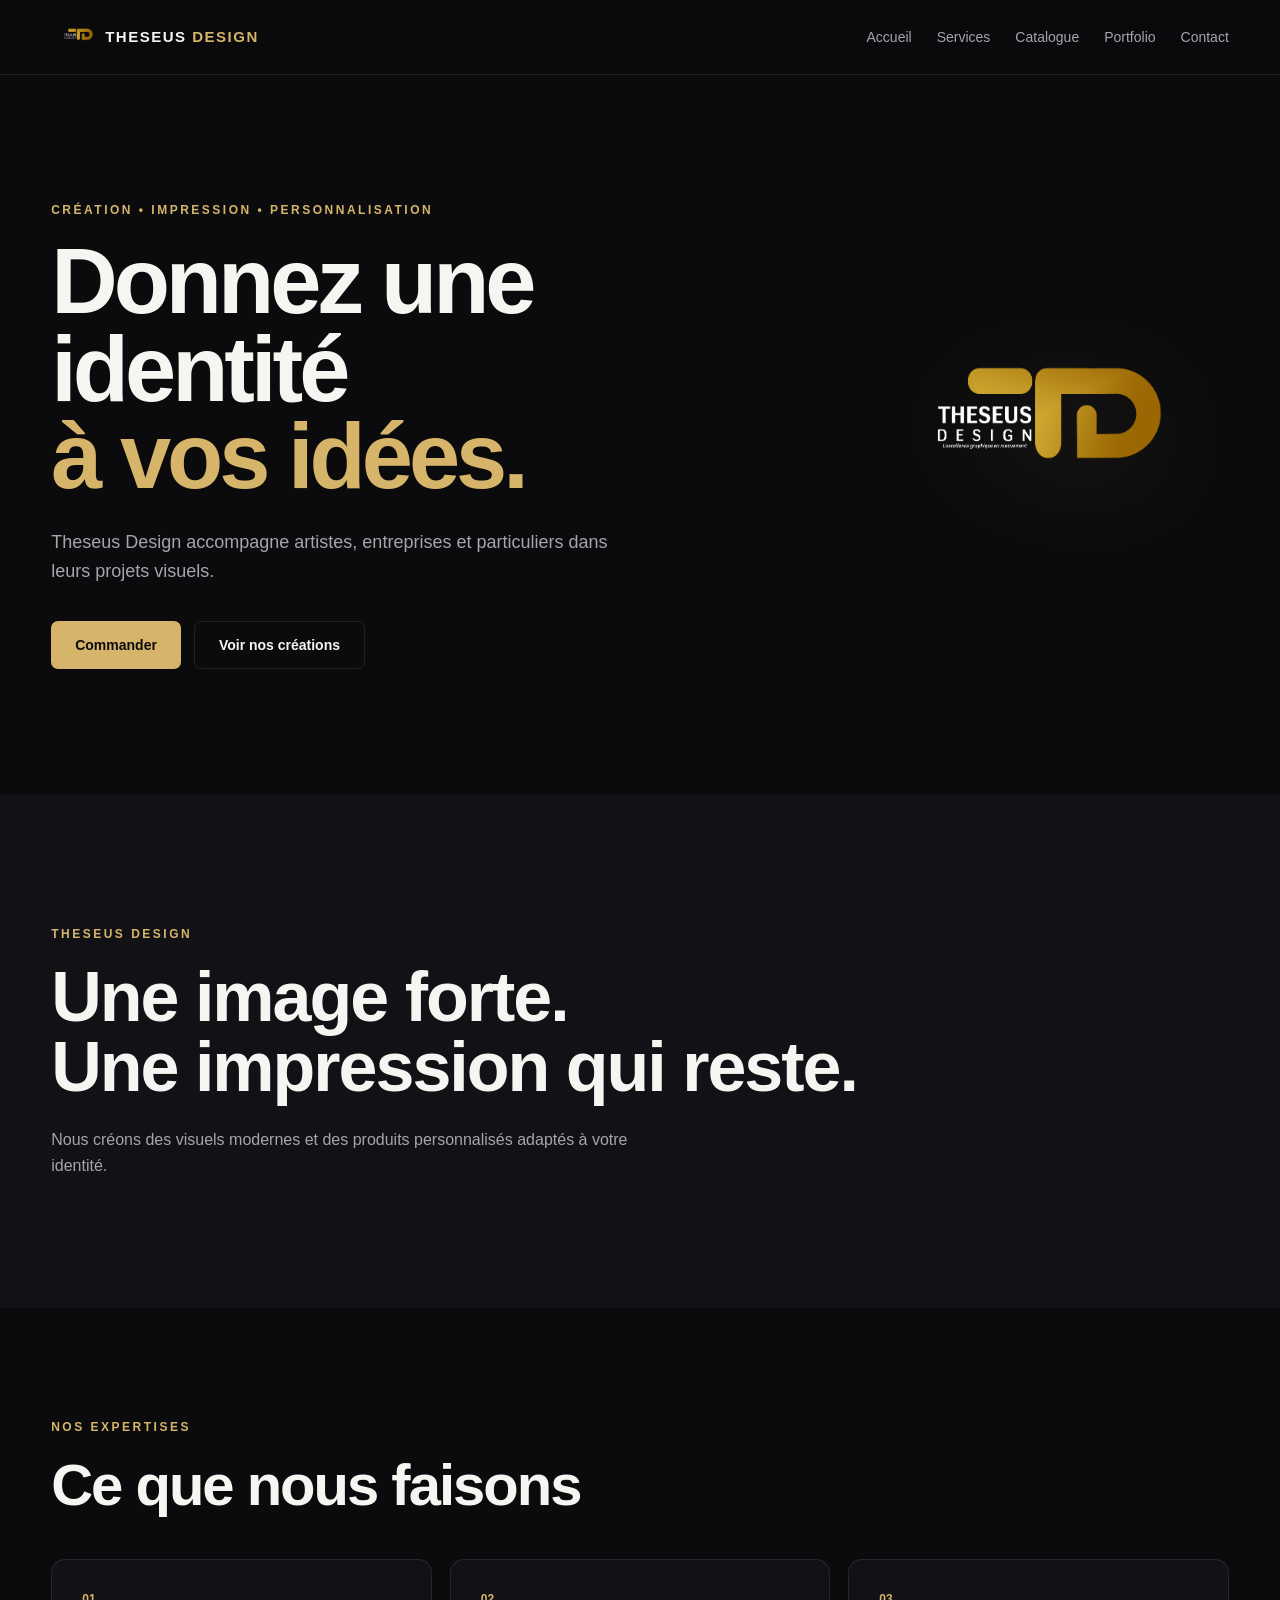
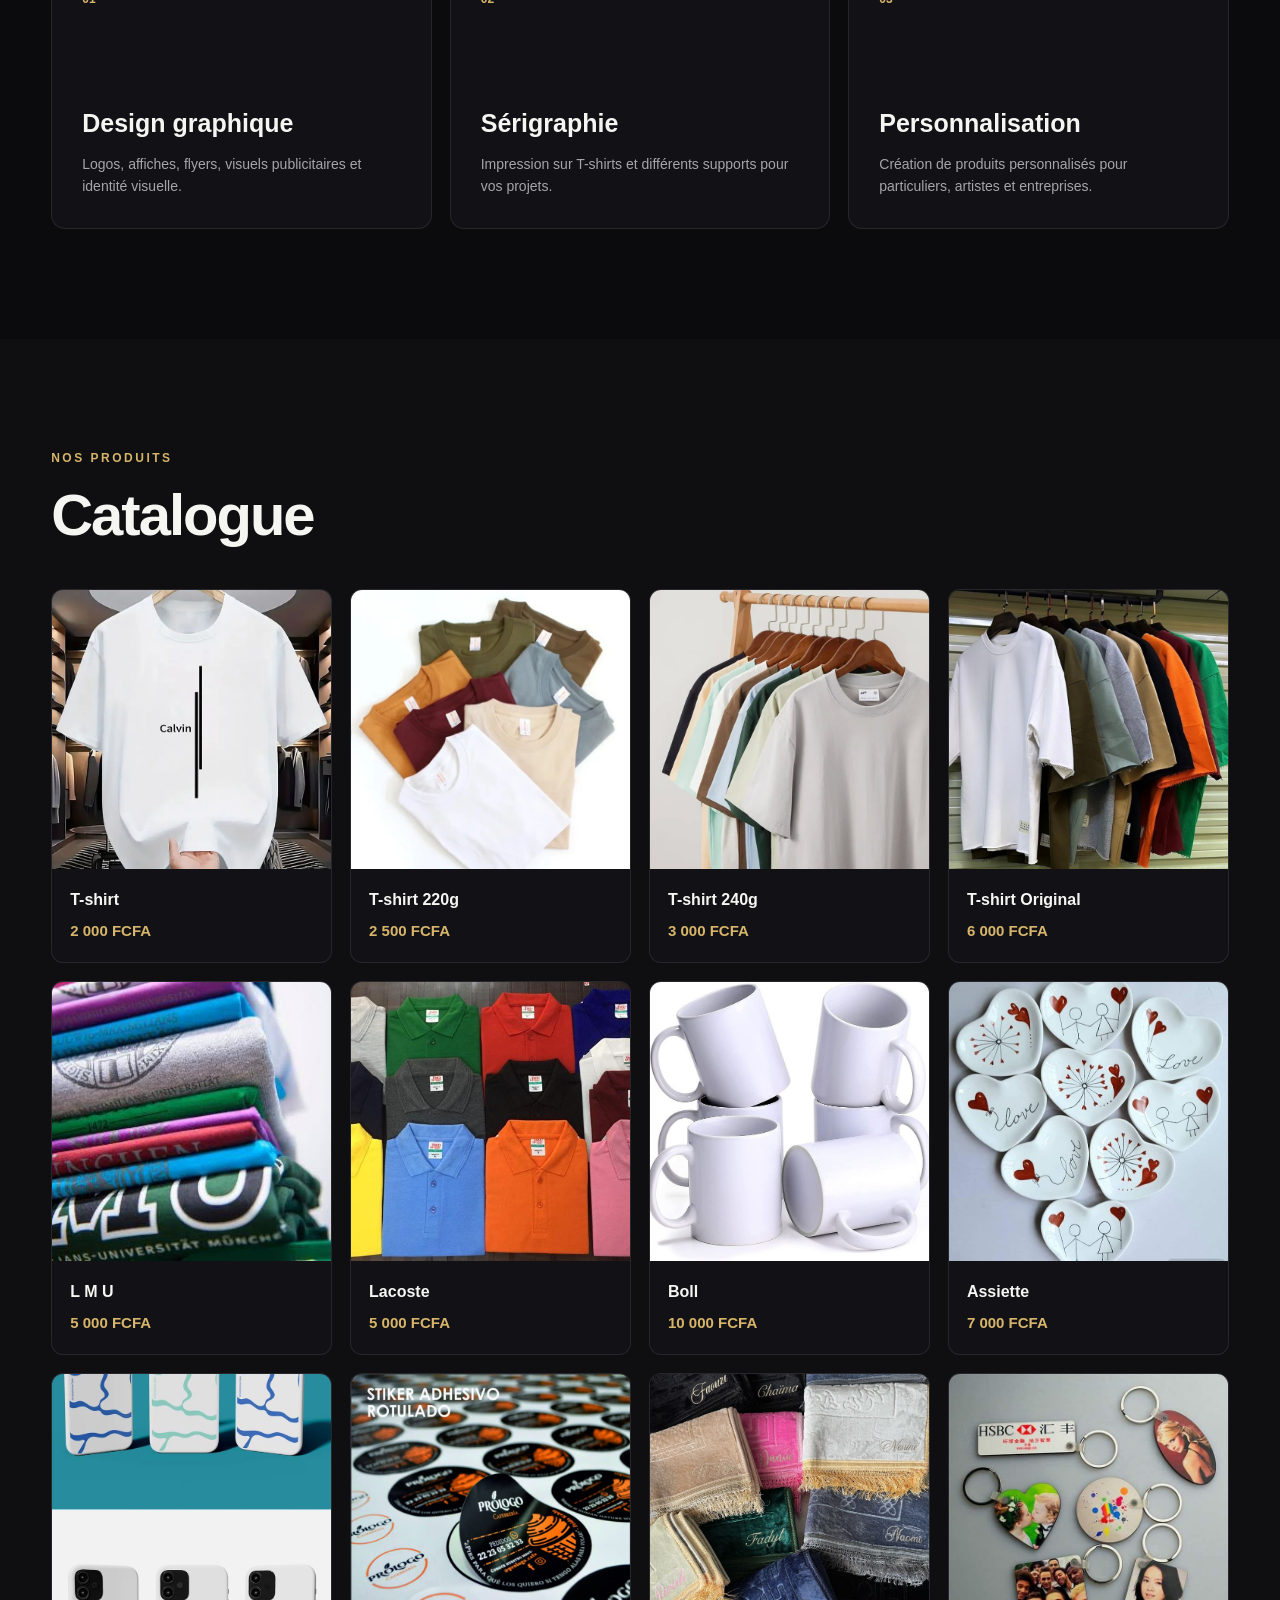
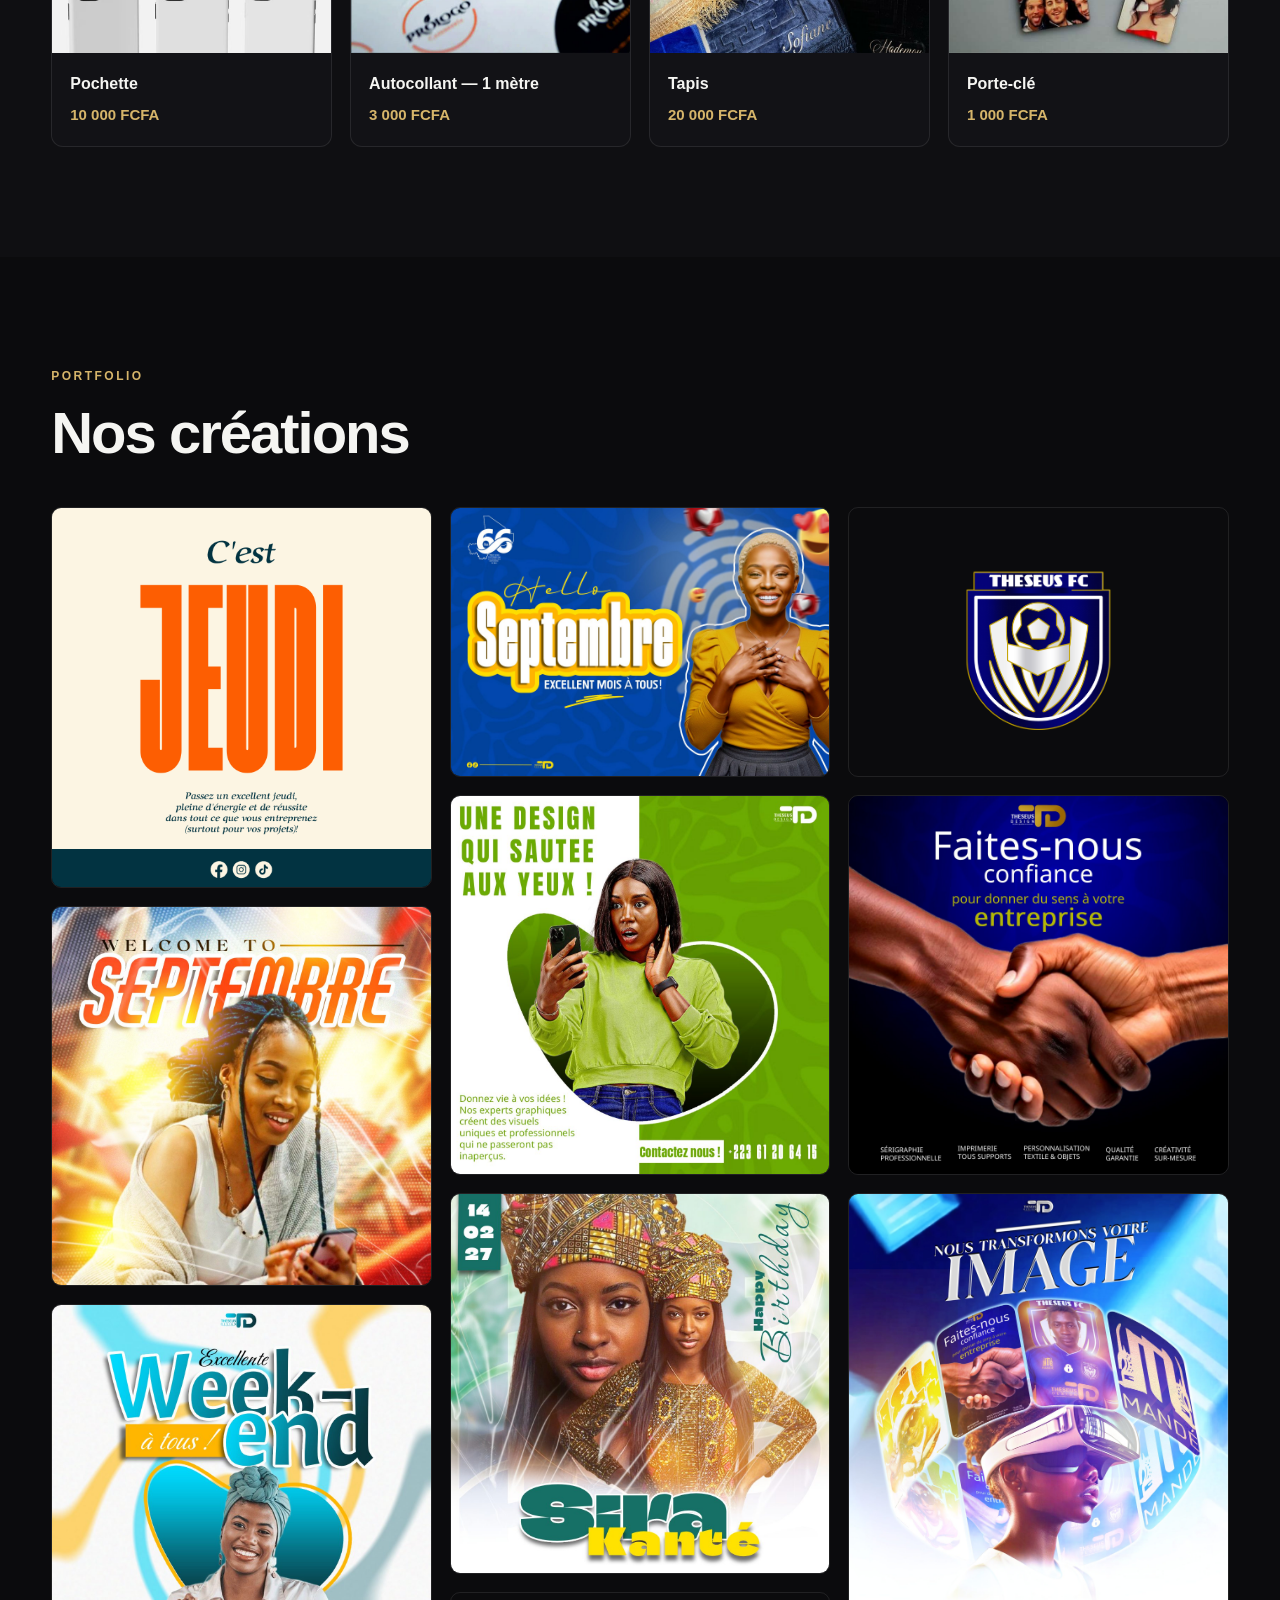
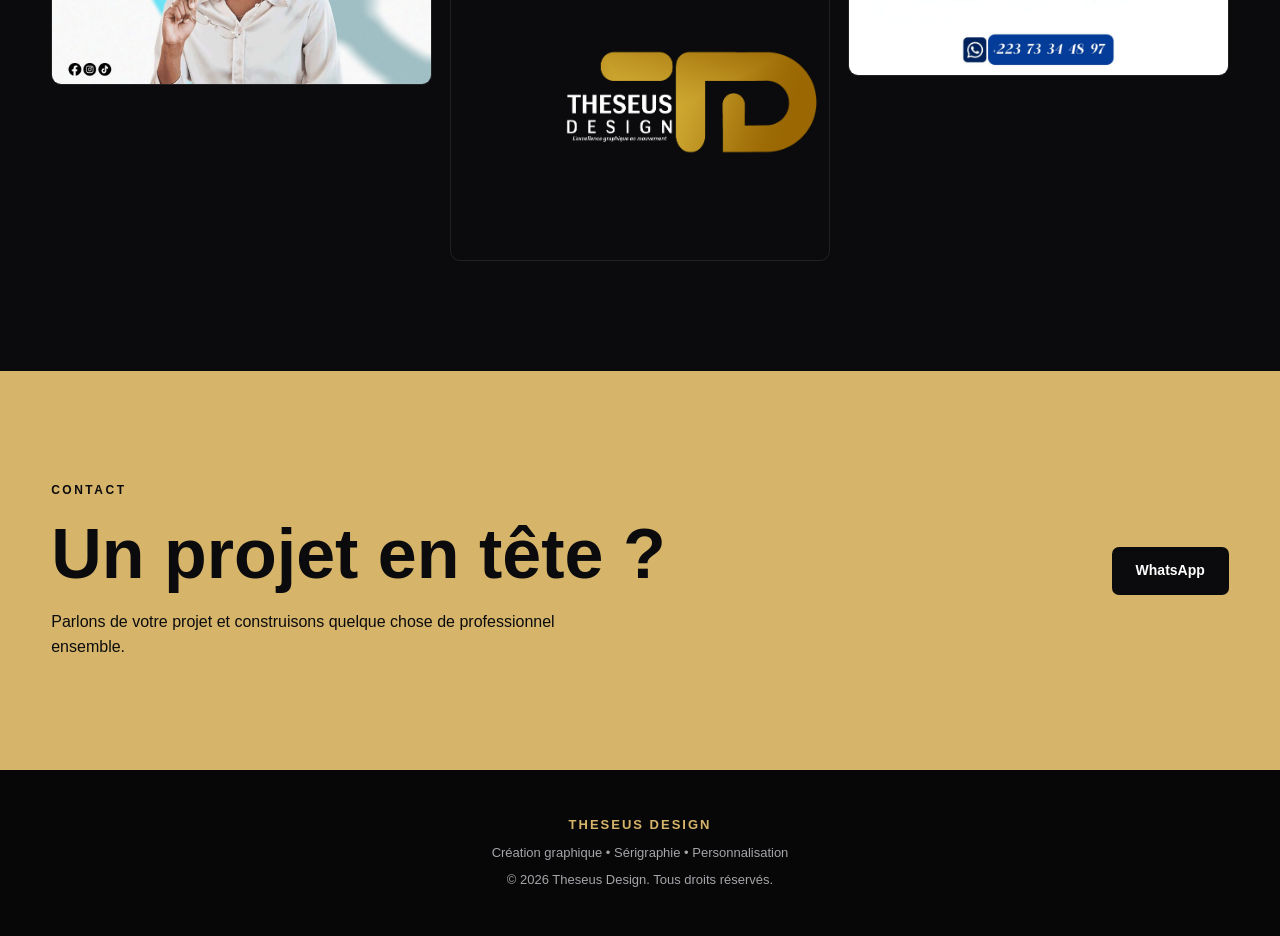
<file: v2/index.html>
<!DOCTYPE html>
<html lang="fr">
<head>
    <meta charset="UTF-8">
    <meta name="viewport" content="width=device-width, initial-scale=1.0">

    <title>Theseus Design — Création & Personnalisation</title>

    <meta name="description" content="Theseus Design — création graphique, impression, sérigraphie et personnalisation.">

    <link rel="icon" type="image/png" href="images/logo.png">
    <link rel="stylesheet" href="css/style.css">
</head>

<body>

<header class="header">
    <div class="nav">

        <a href="#accueil" class="brand">
            <img src="images/logo.png" alt="Theseus Design">
            <span>THESEUS <b>DESIGN</b></span>
        </a>

        <button class="menu-button" id="menuButton" aria-label="Menu">
            ☰
        </button>

        <nav id="menu">
            <a href="#accueil">Accueil</a>
            <a href="#services">Services</a>
            <a href="#catalogue">Catalogue</a>
            <a href="#portfolio">Portfolio</a>
            <a href="#contact">Contact</a>
        </nav>

    </div>
</header>


<main>

<section class="hero" id="accueil">
    <div class="hero-content">

        <p class="eyebrow">CRÉATION • IMPRESSION • PERSONNALISATION</p>

        <h1>
            Donnez une identité
            <span>à vos idées.</span>
        </h1>

        <p class="hero-text">
            Theseus Design accompagne artistes, entreprises
            et particuliers dans leurs projets visuels.
        </p>

        <div class="hero-buttons">
            <a class="btn primary"
               href="https://wa.me/22361206415?text=Bonjour%20Theseus%20Design%2C%20je%20souhaite%20passer%20une%20commande."
               target="_blank">
                Commander
            </a>

            <a class="btn secondary" href="#portfolio">
                Voir nos créations
            </a>
        </div>

    </div>

    <div class="hero-mark">
        <img src="images/logo.png" alt="">
    </div>
</section>


<section class="intro">
    <div class="container">

        <p class="eyebrow">THESEUS DESIGN</p>

        <h2>
            Une image forte.<br>
            Une impression qui reste.
        </h2>

        <p>
            Nous créons des visuels modernes et des produits
            personnalisés adaptés à votre identité.
        </p>

    </div>
</section>


<section class="services" id="services">
    <div class="container">

        <div class="section-heading">
            <p class="eyebrow">NOS EXPERTISES</p>
            <h2>Ce que nous faisons</h2>
        </div>

        <div class="service-grid">

            <article class="service-card">
                <span>01</span>
                <h3>Design graphique</h3>
                <p>
                    Logos, affiches, flyers, visuels publicitaires
                    et identité visuelle.
                </p>
            </article>

            <article class="service-card">
                <span>02</span>
                <h3>Sérigraphie</h3>
                <p>
                    Impression sur T-shirts et différents supports
                    pour vos projets.
                </p>
            </article>

            <article class="service-card">
                <span>03</span>
                <h3>Personnalisation</h3>
                <p>
                    Création de produits personnalisés pour
                    particuliers, artistes et entreprises.
                </p>
            </article>

        </div>

    </div>
</section>


<section class="catalogue" id="catalogue">
    <div class="container">

        <div class="section-heading">
            <p class="eyebrow">NOS PRODUITS</p>
            <h2>Catalogue</h2>
        </div>

        <div class="product-grid">

            <article class="product-card">
                <img src="images/produits/T-shirt.jpg" alt="T-shirt" loading="lazy">
                <div>
                    <h3>T-shirt</h3>
                    <strong>2 000 FCFA</strong>
                </div>
            </article>

            <article class="product-card">
                <img src="images/produits/T-shirt-220g.jpg" alt="T-shirt 220g" loading="lazy">
                <div>
                    <h3>T-shirt 220g</h3>
                    <strong>2 500 FCFA</strong>
                </div>
            </article>

            <article class="product-card">
                <img src="images/produits/T-shirt-240g.jpg" alt="T-shirt 240g" loading="lazy">
                <div>
                    <h3>T-shirt 240g</h3>
                    <strong>3 000 FCFA</strong>
                </div>
            </article>

            <article class="product-card">
                <img src="images/produits/T-shirt-Original.jpg" alt="T-shirt Original" loading="lazy">
                <div>
                    <h3>T-shirt Original</h3>
                    <strong>6 000 FCFA</strong>
                </div>
            </article>

            <article class="product-card">
                <img src="images/produits/LMU.jpeg" alt="L M U" loading="lazy">
                <div>
                    <h3>L M U</h3>
                    <strong>5 000 FCFA</strong>
                </div>
            </article>

            <article class="product-card">
                <img src="images/produits/Lacoste.jpg" alt="Lacoste" loading="lazy">
                <div>
                    <h3>Lacoste</h3>
                    <strong>5 000 FCFA</strong>
                </div>
            </article>

            <article class="product-card">
                <img src="images/produits/Boll.jpg" alt="Boll" loading="lazy">
                <div>
                    <h3>Boll</h3>
                    <strong>10 000 FCFA</strong>
                </div>
            </article>

            <article class="product-card">
                <img src="images/produits/Assiette.jpg" alt="Assiette" loading="lazy">
                <div>
                    <h3>Assiette</h3>
                    <strong>7 000 FCFA</strong>
                </div>
            </article>

            <article class="product-card">
                <img src="images/produits/Pochette.jpg" alt="Pochette" loading="lazy">
                <div>
                    <h3>Pochette</h3>
                    <strong>10 000 FCFA</strong>
                </div>
            </article>

            <article class="product-card">
                <img src="images/produits/Autocollant.jpg" alt="Autocollant" loading="lazy">
                <div>
                    <h3>Autocollant — 1 mètre</h3>
                    <strong>3 000 FCFA</strong>
                </div>
            </article>

            <article class="product-card">
                <img src="images/produits/Tapis.jpg" alt="Tapis" loading="lazy">
                <div>
                    <h3>Tapis</h3>
                    <strong>20 000 FCFA</strong>
                </div>
            </article>

            <article class="product-card">
                <img src="images/produits/Porte-cle.jpg" alt="Porte-clé" loading="lazy">
                <div>
                    <h3>Porte-clé</h3>
                    <strong>1 000 FCFA</strong>
                </div>
            </article>

        </div>

    </div>
</section>


<section class="portfolio" id="portfolio">
    <div class="container">

        <div class="section-heading">
            <p class="eyebrow">PORTFOLIO</p>
            <h2>Nos créations</h2>
        </div>

        <div class="portfolio-grid">

            <img src="images/portfolio/Jeudi.png"
                 alt="Création graphique Theseus Design"
                 loading="lazy">

            <img src="images/portfolio/Nouveau-mois.jpg"
                 alt="Création graphique Theseus Design"
                 loading="lazy">

            <img src="images/portfolio/Projet-1.jpg"
                 alt="Projet graphique Theseus Design"
                 loading="lazy">

            <img src="images/portfolio/Projet-2.jpg"
                 alt="Projet graphique Theseus Design"
                 loading="lazy">

            <img src="images/portfolio/Promotionnel.jpg"
                 alt="Création promotionnelle"
                 loading="lazy">

            <img src="images/portfolio/Sira-HBD.jpg"
                 alt="Création anniversaire"
                 loading="lazy">

            <img src="images/portfolio/TD.png"
                 alt="Projet TD"
                 loading="lazy">

            <img src="images/portfolio/TFC.svg"
                 alt="Theseus FC"
                 loading="lazy">

            <img src="images/portfolio/Faites-nous-confiance.jpg"
                 alt="Faites-nous confiance"
                 loading="lazy">

            <img src="images/portfolio/Votre-image.jpg"
                 alt="Votre image"
                 loading="lazy">

        </div>

    </div>
</section>


<section class="contact" id="contact">
    <div class="container contact-box">

        <div>
            <p class="eyebrow">CONTACT</p>
            <h2>Un projet en tête ?</h2>
            <p>
                Parlons de votre projet et construisons quelque chose
                de professionnel ensemble.
            </p>
        </div>

        <a class="btn primary"
           href="https://wa.me/22361206415?text=Bonjour%20Theseus%20Design%2C%20je%20souhaite%20avoir%20des%20informations."
           target="_blank">
            WhatsApp
        </a>

    </div>
</section>

</main>


<footer>
    <strong>THESEUS DESIGN</strong>
    <p>Création graphique • Sérigraphie • Personnalisation</p>
    <p>© 2026 Theseus Design. Tous droits réservés.</p>
</footer>


<script src="js/app.js"></script>

</body>
</html>
</file>
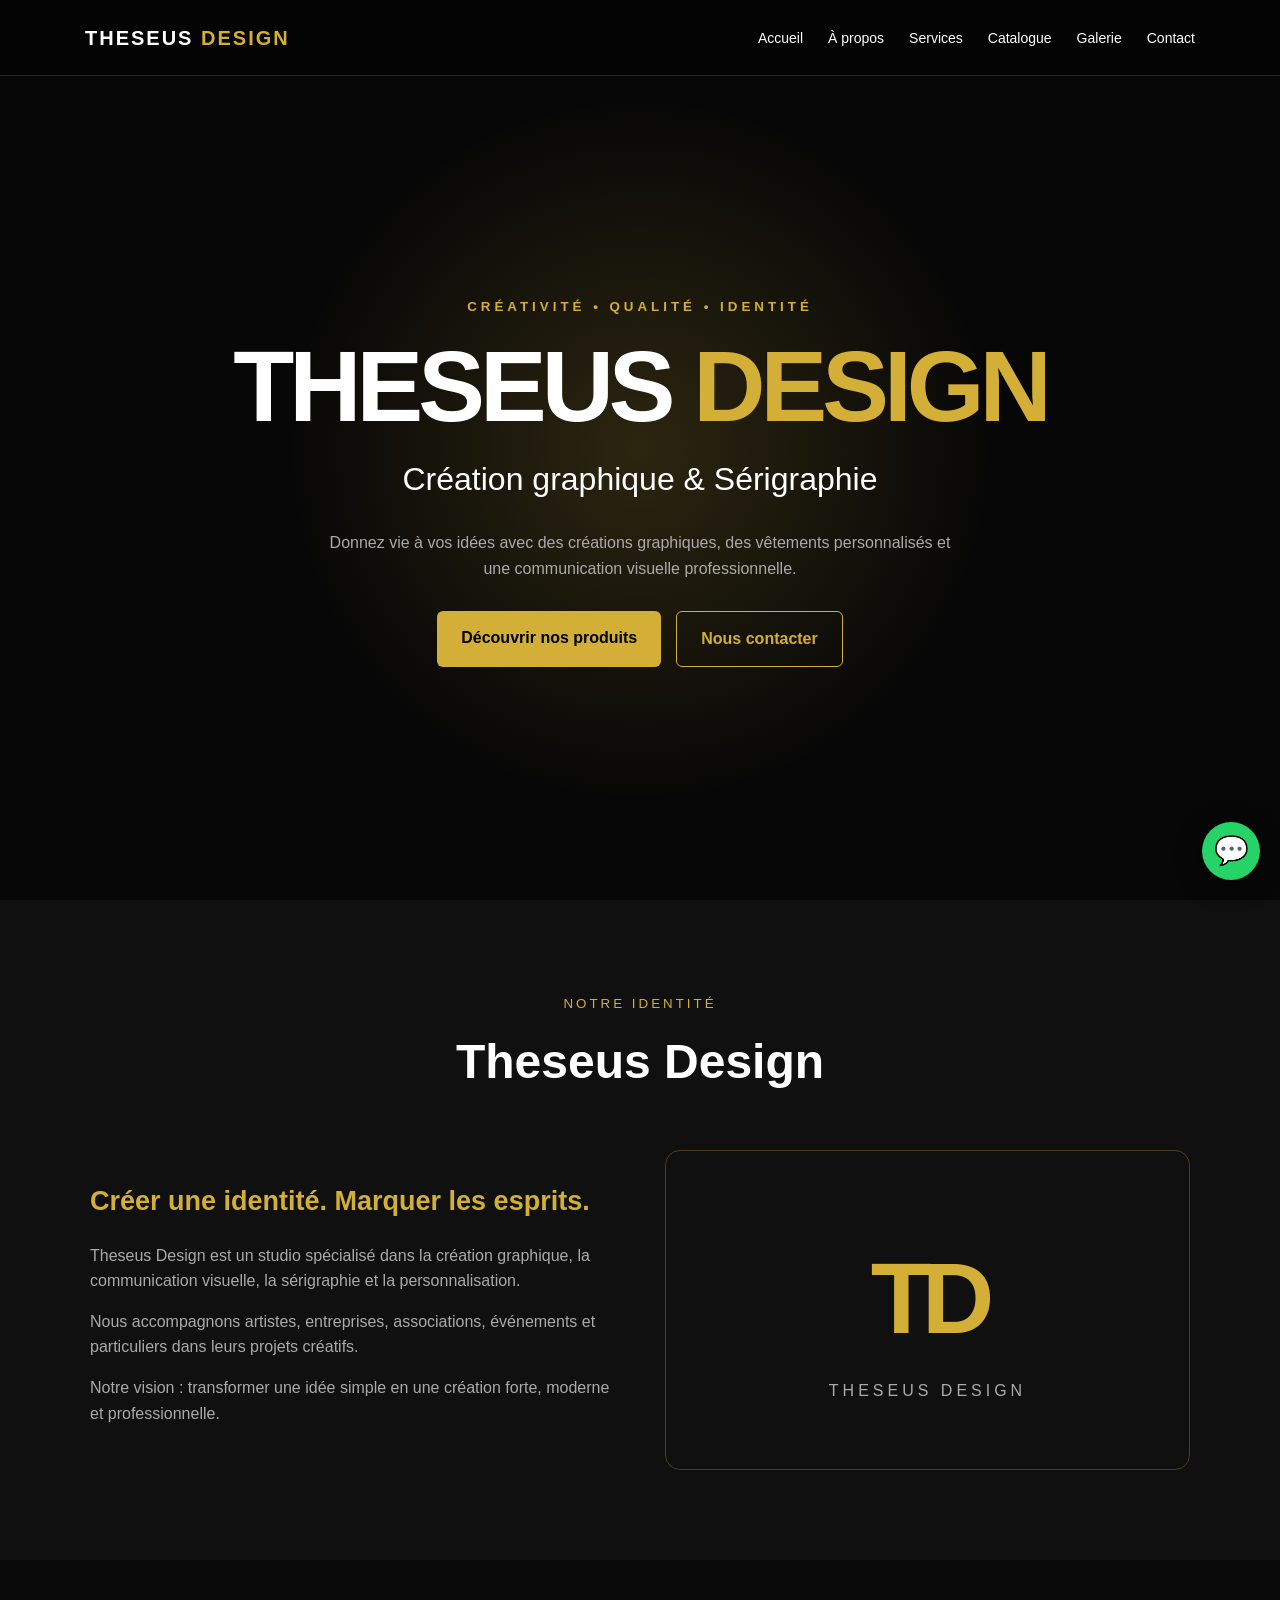
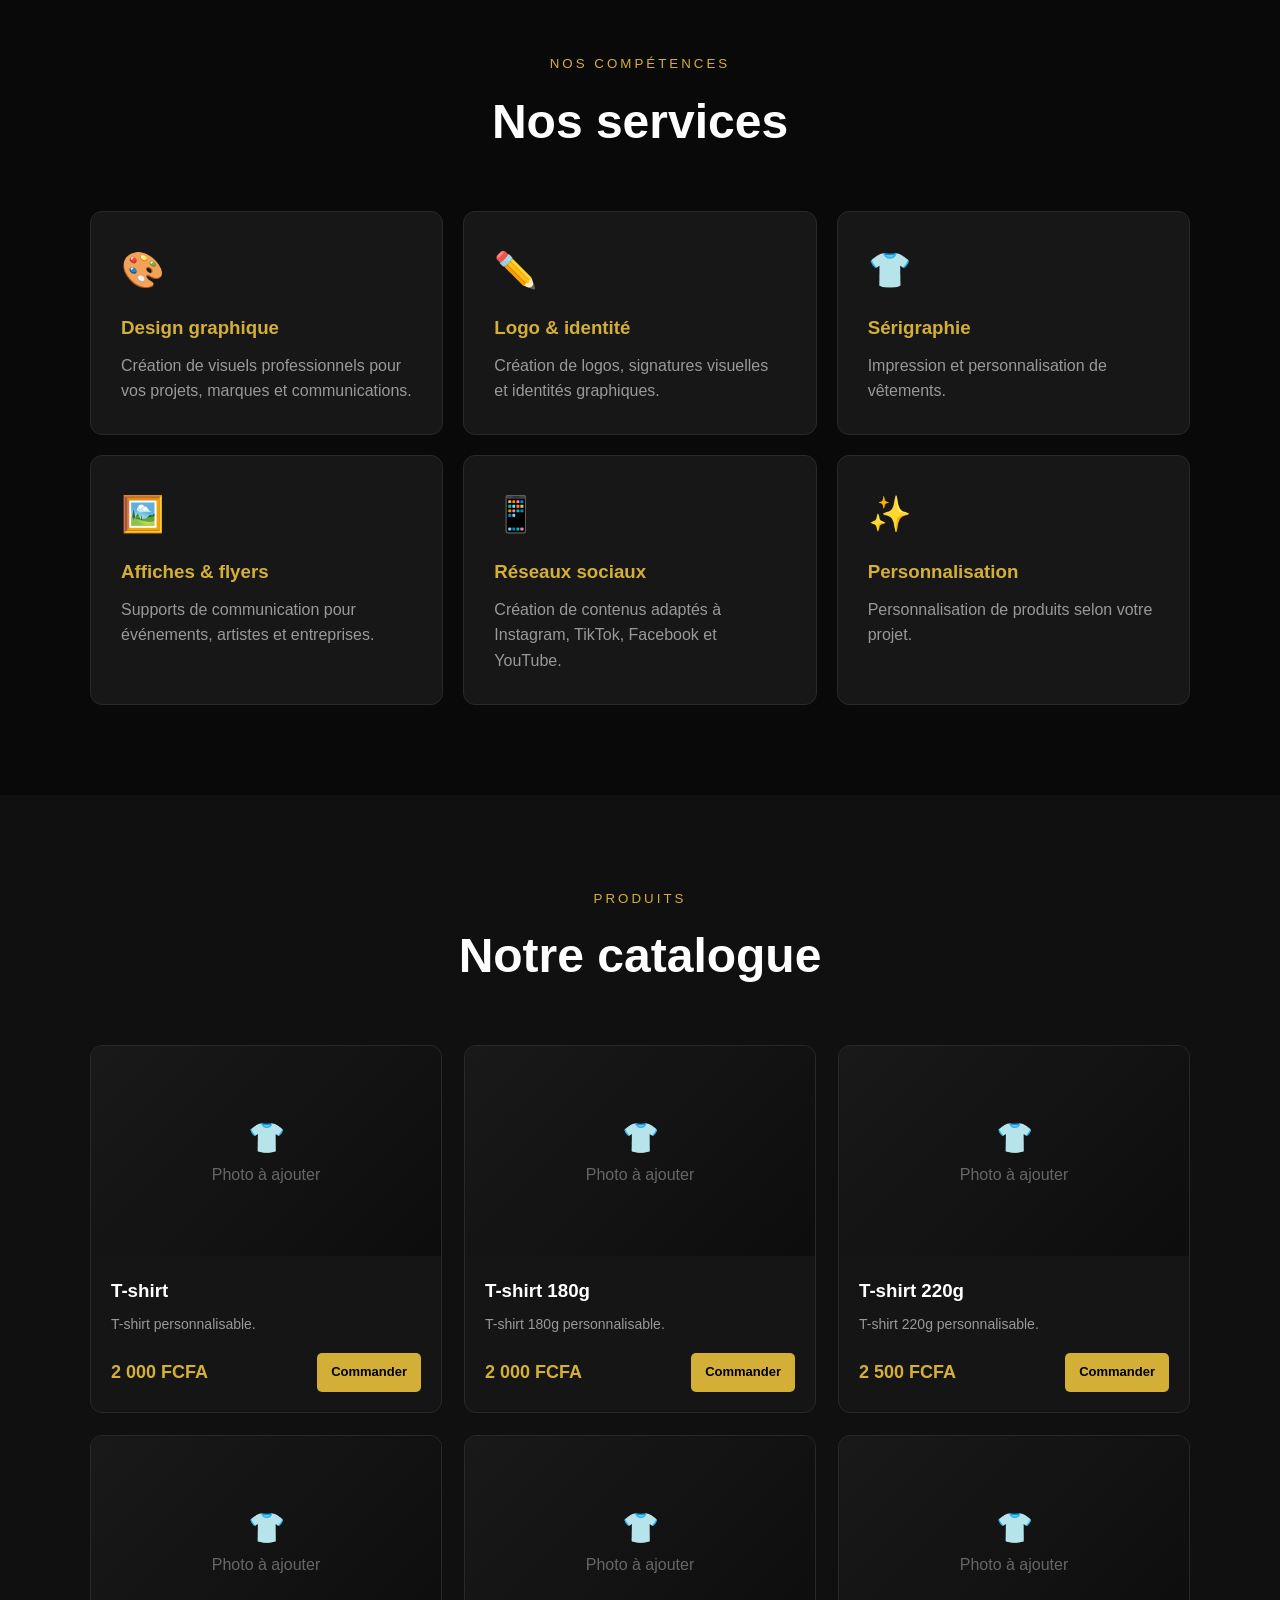
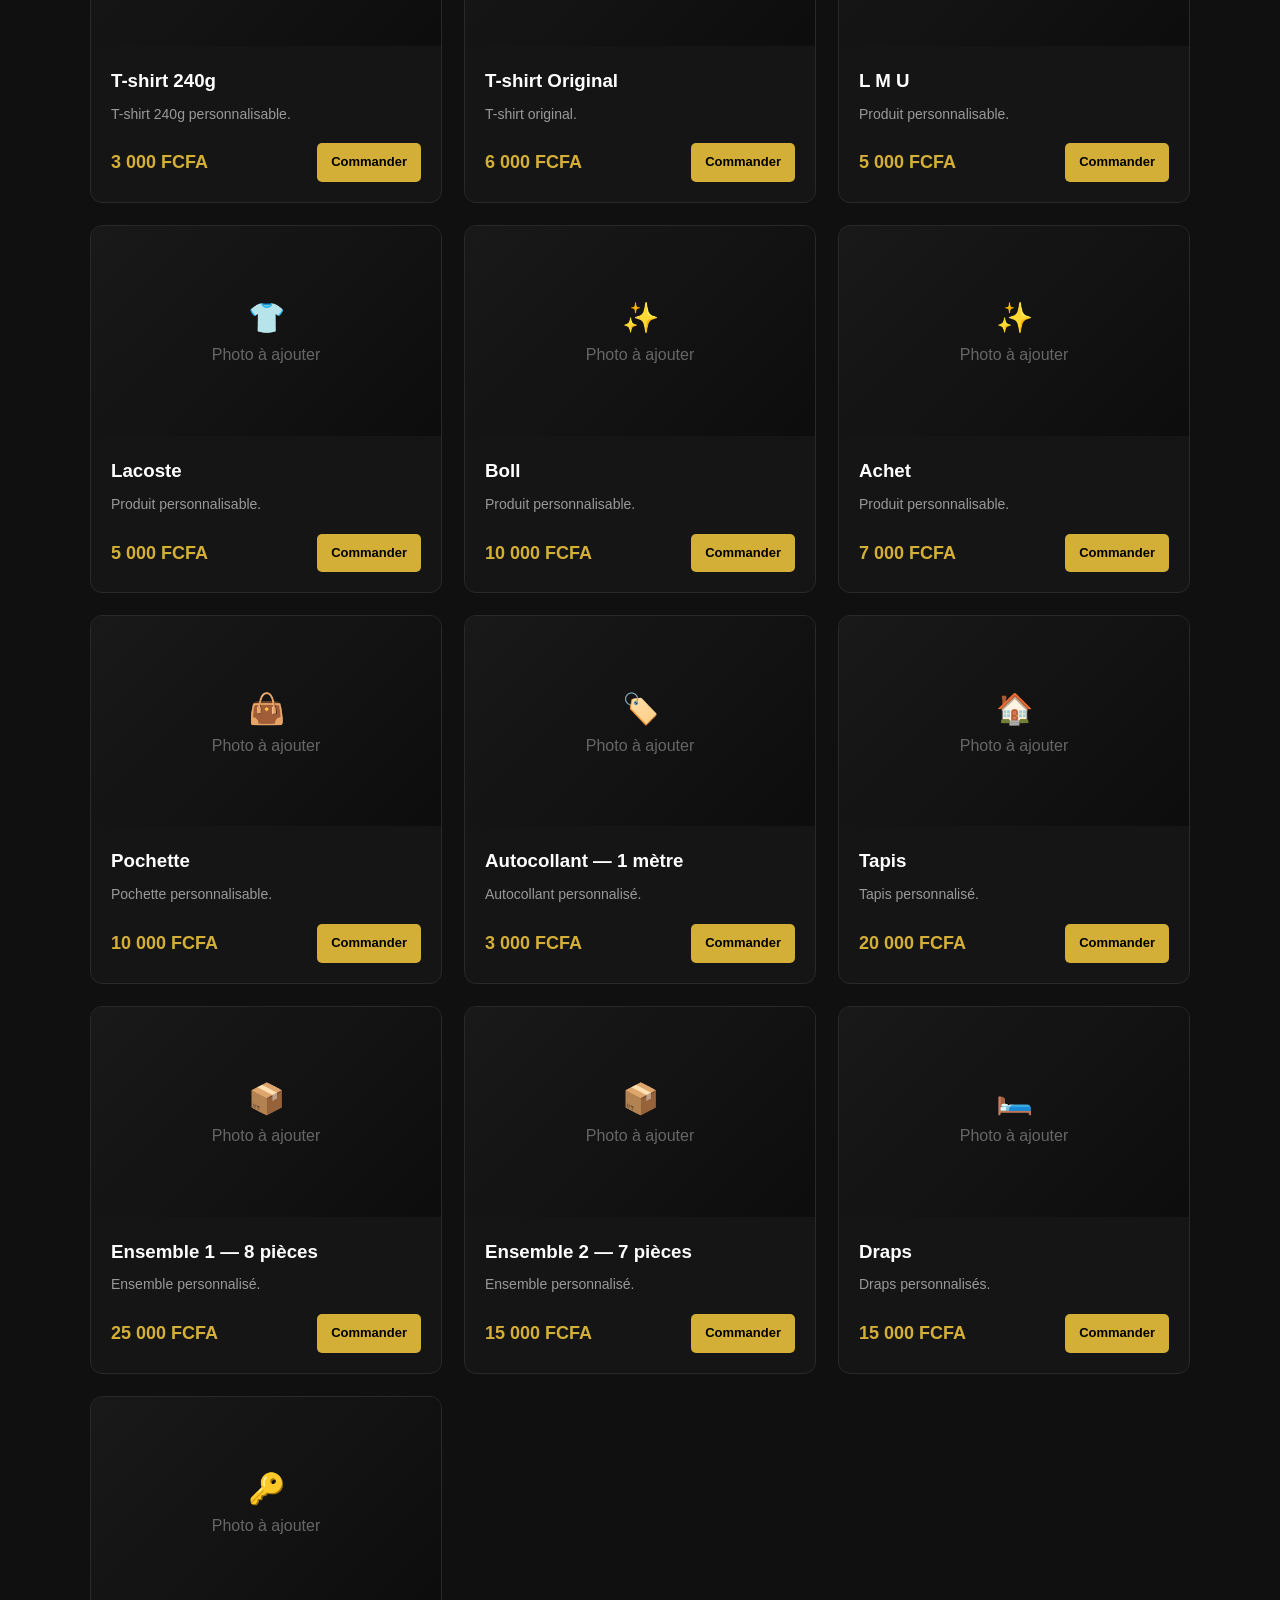
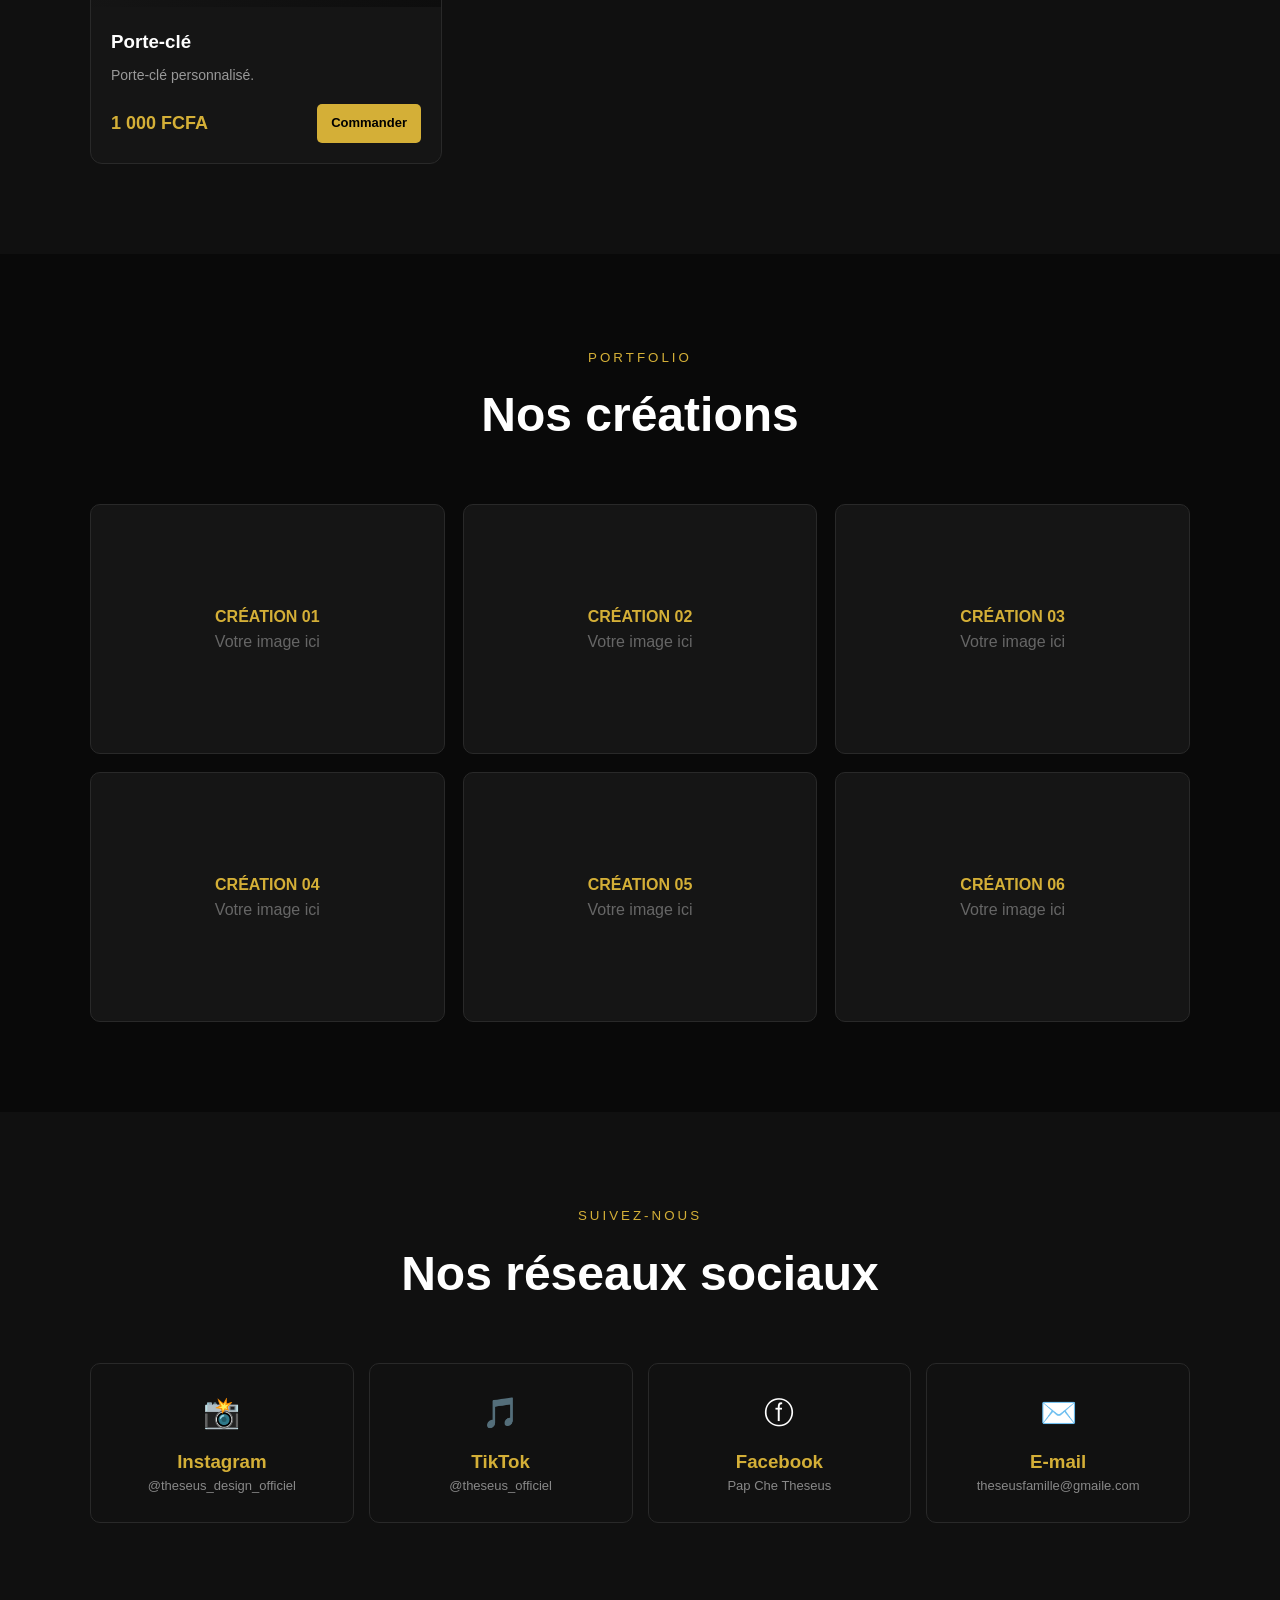
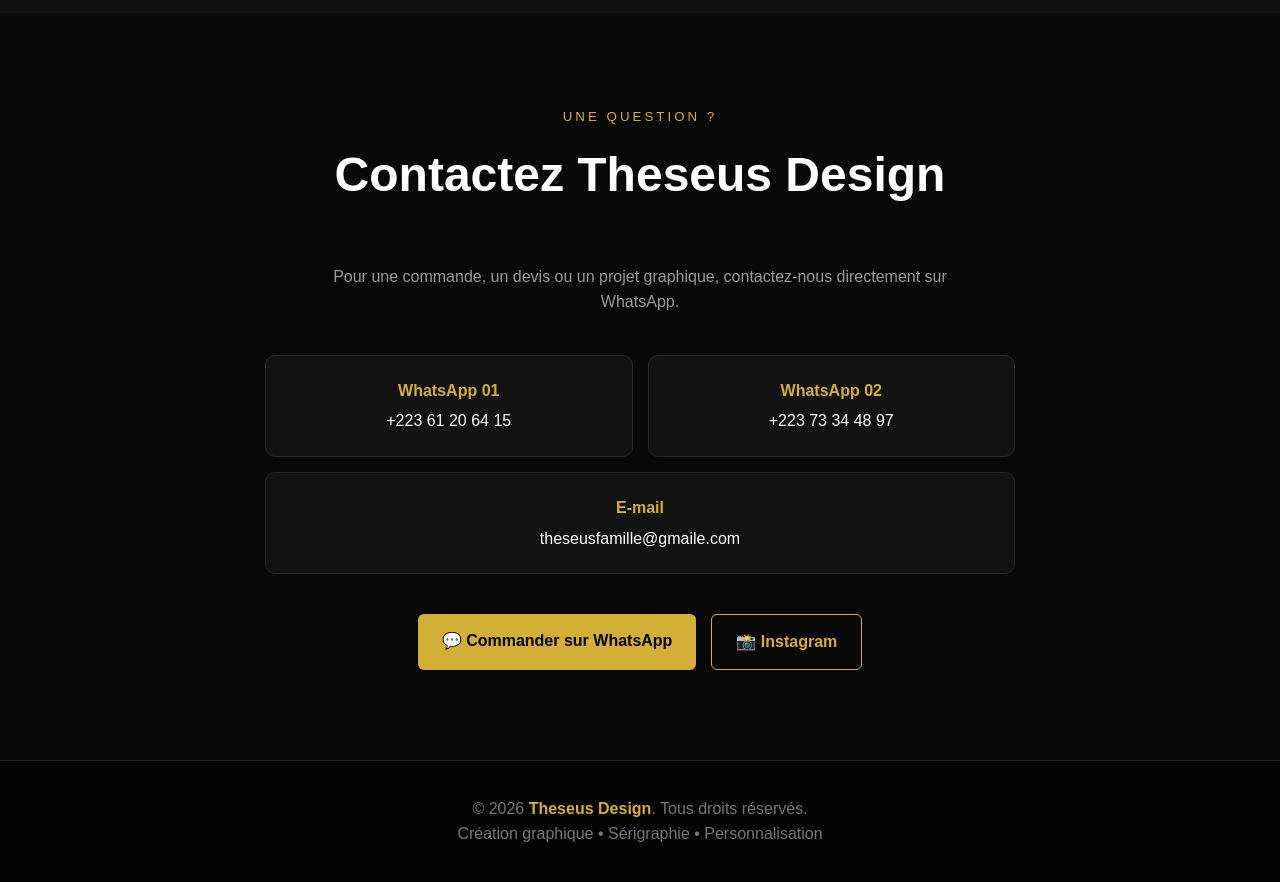
<file: index-backup.html>
<!DOCTYPE html>
<html lang="fr">
<head>
<meta charset="UTF-8">
<meta name="viewport" content="width=device-width, initial-scale=1.0">

<title>Theseus Design | Création graphique & Sérigraphie</title>

<meta name="description" content="Theseus Design - Création graphique, sérigraphie et personnalisation.">

<style>

/* =========================
   BASE
========================= */

* {
    margin: 0;
    padding: 0;
    box-sizing: border-box;
}

html {
    scroll-behavior: smooth;
}

body {
    font-family: Arial, Helvetica, sans-serif;
    background: #070707;
    color: white;
    line-height: 1.6;
}

a {
    text-decoration: none;
    color: inherit;
}

:root {
    --gold: #d4af37;
    --gold-light: #f4d875;
    --black: #070707;
    --dark: #101010;
    --dark2: #171717;
    --gray: #aaa;
}


/* =========================
   ANIMATION
========================= */

@keyframes fadeUp {
    from {
        opacity: 0;
        transform: translateY(35px);
    }

    to {
        opacity: 1;
        transform: translateY(0);
    }
}

@keyframes glow {
    0%,100% {
        box-shadow: 0 0 10px rgba(212,175,55,.1);
    }

    50% {
        box-shadow: 0 0 35px rgba(212,175,55,.3);
    }
}


/* =========================
   HEADER
========================= */

header {
    position: fixed;
    top: 0;
    left: 0;
    width: 100%;
    z-index: 1000;

    background: rgba(5,5,5,.94);
    backdrop-filter: blur(15px);

    border-bottom: 1px solid rgba(212,175,55,.2);
}

nav {
    max-width: 1150px;
    height: 75px;
    margin: auto;
    padding: 0 20px;

    display: flex;
    align-items: center;
    justify-content: space-between;
}

.logo {
    font-size: 20px;
    font-weight: 900;
    letter-spacing: 2px;
}

.logo span {
    color: var(--gold);
}

.menu {
    display: flex;
    list-style: none;
    gap: 25px;
}

.menu a {
    font-size: 14px;
    transition: .3s;
}

.menu a:hover {
    color: var(--gold);
}


/* MENU MOBILE */

.menu-button {
    display: none;

    background: none;
    border: none;

    color: white;
    font-size: 28px;

    cursor: pointer;
}


/* =========================
   HERO
========================= */

.hero {
    min-height: 100vh;

    padding: 140px 20px 80px;

    display: flex;
    justify-content: center;
    align-items: center;

    text-align: center;

    background:
        radial-gradient(circle at center,
        rgba(212,175,55,.18),
        transparent 45%),
        #070707;
}

.hero-content {
    max-width: 900px;
    animation: fadeUp 1s ease;
}

.hero small {
    color: var(--gold);
    letter-spacing: 4px;
    font-weight: bold;
}

.hero h1 {
    font-size: clamp(48px, 11vw, 100px);
    line-height: .95;
    margin: 20px 0;

    letter-spacing: -5px;
}

.hero h1 span {
    color: var(--gold);
}

.hero h2 {
    font-size: clamp(20px, 4vw, 32px);
    font-weight: 400;
}

.hero p {
    color: var(--gray);
    max-width: 650px;
    margin: 25px auto;
}

.buttons {
    margin-top: 30px;

    display: flex;
    justify-content: center;
    gap: 15px;
    flex-wrap: wrap;
}

.btn {
    display: inline-block;

    padding: 14px 24px;

    border-radius: 6px;

    font-weight: bold;

    transition: .3s;
}

.btn-gold {
    background: var(--gold);
    color: black;
}

.btn-gold:hover {
    background: var(--gold-light);
    transform: translateY(-4px);
}

.btn-outline {
    border: 1px solid var(--gold);
    color: var(--gold);
}

.btn-outline:hover {
    background: var(--gold);
    color: black;
}


/* =========================
   SECTIONS
========================= */

section {
    padding: 90px 20px;
}

.container {
    max-width: 1100px;
    margin: auto;
}

.section-title {
    text-align: center;
    margin-bottom: 50px;
}

.section-title small {
    color: var(--gold);
    letter-spacing: 3px;
}

.section-title h2 {
    font-size: clamp(32px, 6vw, 48px);
    margin-top: 8px;
}


/* =========================
   ABOUT
========================= */

.about {
    background: var(--dark);
}

.about-grid {
    display: grid;
    grid-template-columns: 1fr 1fr;
    gap: 50px;
    align-items: center;
}

.about-text h3 {
    color: var(--gold);
    font-size: 27px;
    margin-bottom: 20px;
}

.about-text p {
    color: #aaa;
    margin-bottom: 15px;
}

.brand {
    min-height: 320px;

    display: flex;
    flex-direction: column;
    align-items: center;
    justify-content: center;

    border: 1px solid rgba(212,175,55,.3);
    border-radius: 15px;

    animation: glow 4s infinite;
}

.brand strong {
    font-size: 100px;
    color: var(--gold);
    letter-spacing: -10px;
}

.brand p {
    letter-spacing: 4px;
    color: #aaa;
}


/* =========================
   SERVICES
========================= */

.services {
    background: #090909;
}

.services-grid {
    display: grid;
    grid-template-columns: repeat(3,1fr);
    gap: 20px;
}

.service {
    padding: 30px;

    background: var(--dark2);

    border: 1px solid #292929;
    border-radius: 12px;

    transition: .35s;
}

.service:hover {
    transform: translateY(-8px);
    border-color: var(--gold);
}

.service-icon {
    font-size: 35px;
    margin-bottom: 15px;
}

.service h3 {
    color: var(--gold);
    margin-bottom: 10px;
}

.service p {
    color: #999;
}


/* =========================
   CATALOGUE
========================= */

.catalogue {
    background: var(--dark);
}

.products {
    display: grid;
    grid-template-columns: repeat(3,1fr);
    gap: 22px;
}

.product {
    overflow: hidden;

    background: #151515;

    border: 1px solid #292929;
    border-radius: 12px;

    transition: .35s;
}

.product:hover {
    transform: translateY(-8px);
    border-color: var(--gold);
}

.product-image {
    height: 210px;

    background:
        linear-gradient(135deg,#191919,#0d0d0d);

    display: flex;
    align-items: center;
    justify-content: center;

    overflow: hidden;
}

.product-image img {
    width: 100%;
    height: 100%;
    object-fit: cover;

    transition: .4s;
}

.product:hover img {
    transform: scale(1.08);
}

.placeholder {
    text-align: center;
    color: #666;
}

.placeholder strong {
    display: block;
    color: var(--gold);
    font-size: 30px;
}

.product-info {
    padding: 20px;
}

.product-info h3 {
    margin-bottom: 7px;
}

.product-info p {
    color: #999;
    font-size: 14px;
}

.product-bottom {
    margin-top: 18px;

    display: flex;
    justify-content: space-between;
    align-items: center;
}

.price {
    color: var(--gold);
    font-size: 18px;
    font-weight: bold;
}

.order {
    padding: 9px 14px;

    background: var(--gold);
    color: black;

    border-radius: 5px;

    font-size: 13px;
    font-weight: bold;
}

.order:hover {
    background: var(--gold-light);
}


/* =========================
   GALERIE
========================= */

.gallery-section {
    background: #090909;
}

.gallery {
    display: grid;
    grid-template-columns: repeat(3,1fr);
    gap: 18px;
}

.gallery-item {
    height: 250px;

    overflow: hidden;

    background: #151515;

    border: 1px solid #292929;
    border-radius: 10px;

    transition: .35s;
}

.gallery-item:hover {
    border-color: var(--gold);
    transform: scale(1.02);
}

.gallery-item img {
    width: 100%;
    height: 100%;

    object-fit: cover;

    transition: .4s;
}

.gallery-item:hover img {
    transform: scale(1.07);
}

.gallery-placeholder {
    height: 100%;

    display: flex;
    align-items: center;
    justify-content: center;

    text-align: center;

    color: #666;
}

.gallery-placeholder strong {
    display: block;
    color: var(--gold);
}


/* =========================
   RESEAUX
========================= */

.social {
    background: var(--dark);
}

.social-grid {
    display: grid;
    grid-template-columns: repeat(4,1fr);
    gap: 15px;
}

.social-card {
    padding: 25px 10px;

    text-align: center;

    background: #111;

    border: 1px solid #292929;
    border-radius: 10px;

    transition: .3s;
}

.social-card:hover {
    transform: translateY(-5px);
    border-color: var(--gold);
}

.social-icon {
    font-size: 30px;
    margin-bottom: 10px;
}

.social-card h3 {
    color: var(--gold);
}

.social-card p {
    color: #888;
    font-size: 13px;
}


/* =========================
   CONTACT
========================= */

.contact {
    text-align: center;
    background: #080808;
}

.contact-description {
    max-width: 650px;
    margin: auto;
    color: #999;
}

.contact-grid {
    max-width: 750px;
    margin: 40px auto;

    display: grid;
    grid-template-columns: 1fr 1fr;
    gap: 15px;
}

.contact-card {
    padding: 22px;

    background: #121212;

    border: 1px solid #292929;
    border-radius: 10px;
}

.contact-card strong {
    display: block;
    color: var(--gold);
    margin-bottom: 5px;
}

.contact-card a:hover {
    color: var(--gold);
}

.full {
    grid-column: 1 / -1;
}


/* =========================
   FOOTER
========================= */

footer {
    padding: 35px 20px;

    text-align: center;

    background: #030303;

    border-top: 1px solid #222;

    color: #777;
}

footer strong {
    color: var(--gold);
}


/* =========================
   WHATSAPP
========================= */

.whatsapp {
    position: fixed;

    right: 20px;
    bottom: 20px;

    width: 58px;
    height: 58px;

    display: flex;
    align-items: center;
    justify-content: center;

    border-radius: 50%;

    background: #25D366;

    font-size: 28px;

    z-index: 999;

    box-shadow: 0 5px 25px rgba(0,0,0,.5);

    transition: .3s;
}

.whatsapp:hover {
    transform: scale(1.1);
}


/* =========================
   MOBILE
========================= */

@media(max-width:800px) {

    .menu-button {
        display: block;
    }

    .menu {
        position: absolute;

        top: 75px;
        left: 0;

        width: 100%;

        display: none;
        flex-direction: column;

        gap: 0;

        background: #080808;

        border-bottom: 1px solid #292929;
    }

    .menu.active {
        display: flex;
    }

    .menu li {
        border-top: 1px solid #222;
    }

    .menu a {
        display: block;
        padding: 15px 25px;
    }

    .about-grid {
        grid-template-columns: 1fr;
    }

    .services-grid {
        grid-template-columns: 1fr;
    }

    .products {
        grid-template-columns: 1fr;
    }

    .gallery {
        grid-template-columns: 1fr;
    }

    .social-grid {
        grid-template-columns: 1fr 1fr;
    }

    .contact-grid {
        grid-template-columns: 1fr;
    }

    .full {
        grid-column: auto;
    }

}

</style>
</head>


<body>


<!-- =========================
     HEADER
========================= -->

<header>

<nav>

    <div class="logo">
        THESEUS <span>DESIGN</span>
    </div>

    <button class="menu-button" onclick="toggleMenu()">
        ☰
    </button>

    <ul class="menu" id="menu">

        <li><a href="#accueil">Accueil</a></li>

        <li><a href="#apropos">À propos</a></li>

        <li><a href="#services">Services</a></li>

        <li><a href="#catalogue">Catalogue</a></li>

        <li><a href="#galerie">Galerie</a></li>

        <li><a href="#contact">Contact</a></li>

    </ul>

</nav>

</header>


<!-- =========================
     HERO
========================= -->

<section class="hero" id="accueil">

<div class="hero-content">

    <small>
        CRÉATIVITÉ • QUALITÉ • IDENTITÉ
    </small>

    <h1>
        THESEUS <span>DESIGN</span>
    </h1>

    <h2>
        Création graphique & Sérigraphie
    </h2>

    <p>
        Donnez vie à vos idées avec des créations graphiques,
        des vêtements personnalisés et une communication visuelle
        professionnelle.
    </p>

    <div class="buttons">

        <a href="#catalogue" class="btn btn-gold">
            Découvrir nos produits
        </a>

        <a href="#contact" class="btn btn-outline">
            Nous contacter
        </a>

    </div>

</div>

</section>


<!-- =========================
     A PROPOS
========================= -->

<section class="about" id="apropos">

<div class="container">

<div class="section-title">

    <small>NOTRE IDENTITÉ</small>

    <h2>Theseus Design</h2>

</div>


<div class="about-grid">

<div class="about-text">

    <h3>Créer une identité. Marquer les esprits.</h3>

    <p>
        Theseus Design est un studio spécialisé dans la création
        graphique, la communication visuelle, la sérigraphie
        et la personnalisation.
    </p>

    <p>
        Nous accompagnons artistes, entreprises, associations,
        événements et particuliers dans leurs projets créatifs.
    </p>

    <p>
        Notre vision : transformer une idée simple en une création
        forte, moderne et professionnelle.
    </p>

</div>


<div class="brand">

    <strong>TD</strong>

    <p>THESEUS DESIGN</p>

</div>

</div>

</div>

</section>


<!-- =========================
     SERVICES
========================= -->

<section class="services" id="services">

<div class="container">

<div class="section-title">

    <small>NOS COMPÉTENCES</small>

    <h2>Nos services</h2>

</div>


<div class="services-grid">


<div class="service">

    <div class="service-icon">🎨</div>

    <h3>Design graphique</h3>

    <p>
        Création de visuels professionnels pour vos projets,
        marques et communications.
    </p>

</div>


<div class="service">

    <div class="service-icon">✏️</div>

    <h3>Logo & identité</h3>

    <p>
        Création de logos, signatures visuelles et identités
        graphiques.
    </p>

</div>


<div class="service">

    <div class="service-icon">👕</div>

    <h3>Sérigraphie</h3>

    <p>
        Impression et personnalisation de vêtements.
    </p>

</div>


<div class="service">

    <div class="service-icon">🖼️</div>

    <h3>Affiches & flyers</h3>

    <p>
        Supports de communication pour événements,
        artistes et entreprises.
    </p>

</div>


<div class="service">

    <div class="service-icon">📱</div>

    <h3>Réseaux sociaux</h3>

    <p>
        Création de contenus adaptés à Instagram,
        TikTok, Facebook et YouTube.
    </p>

</div>


<div class="service">

    <div class="service-icon">✨</div>

    <h3>Personnalisation</h3>

    <p>
        Personnalisation de produits selon votre projet.
    </p>

</div>


</div>

</div>

</section>


<!-- =========================
     CATALOGUE
========================= -->

<section class="catalogue" id="catalogue">

<div class="container">

<div class="section-title">

    <small>PRODUITS</small>

    <h2>Notre catalogue</h2>

</div>


<div class="products">


<!-- T-SHIRT -->

<div class="product">

<div class="product-image">

    <div class="placeholder">
        <strong>👕</strong>
        Photo à ajouter
    </div>

</div>

<div class="product-info">

    <h3>T-shirt</h3>

    <p>
        T-shirt personnalisable.
    </p>

    <div class="product-bottom">

        <span class="price">
            2 000 FCFA
        </span>

        <a
        class="order"
        target="_blank"
        href="https://wa.me/22361206415?text=Bonjour%20Theseus%20Design%2C%20je%20souhaite%20commander%20un%20T-shirt%20%C3%A0%202000%20FCFA.">

            Commander

        </a>

    </div>

</div>

</div>


<!-- T-SHIRT 180G -->

<div class="product">

<div class="product-image">

    <div class="placeholder">
        <strong>👕</strong>
        Photo à ajouter
    </div>

</div>

<div class="product-info">

    <h3>T-shirt 180g</h3>

    <p>
        T-shirt 180g personnalisable.
    </p>

    <div class="product-bottom">

        <span class="price">
            2 000 FCFA
        </span>

        <a
        class="order"
        target="_blank"
        href="https://wa.me/22361206415?text=Bonjour%20Theseus%20Design%2C%20je%20souhaite%20commander%20un%20T-shirt%20180g.">

            Commander

        </a>

    </div>

</div>

</div>


<!-- T-SHIRT 220G -->

<div class="product">

<div class="product-image">

    <div class="placeholder">
        <strong>👕</strong>
        Photo à ajouter
    </div>

</div>

<div class="product-info">

    <h3>T-shirt 220g</h3>

    <p>
        T-shirt 220g personnalisable.
    </p>

    <div class="product-bottom">

        <span class="price">
            2 500 FCFA
        </span>

        <a
        class="order"
        target="_blank"
        href="https://wa.me/22361206415?text=Bonjour%20Theseus%20Design%2C%20je%20souhaite%20commander%20un%20T-shirt%20220g.">

            Commander

        </a>

    </div>

</div>

</div>


<!-- T-SHIRT 240G -->

<div class="product">

<div class="product-image">

    <div class="placeholder">
        <strong>👕</strong>
        Photo à ajouter
    </div>

</div>

<div class="product-info">

    <h3>T-shirt 240g</h3>

    <p>
        T-shirt 240g personnalisable.
    </p>

    <div class="product-bottom">

        <span class="price">
            3 000 FCFA
        </span>

        <a
        class="order"
        target="_blank"
        href="https://wa.me/22361206415?text=Bonjour%20Theseus%20Design%2C%20je%20souhaite%20commander%20un%20T-shirt%20240g.">

            Commander

        </a>

    </div>

</div>

</div>


<!-- ORIGINAL -->

<div class="product">

<div class="product-image">

    <div class="placeholder">
        <strong>👕</strong>
        Photo à ajouter
    </div>

</div>

<div class="product-info">

    <h3>T-shirt Original</h3>

    <p>
        T-shirt original.
    </p>

    <div class="product-bottom">

        <span class="price">
            6 000 FCFA
        </span>

        <a
        class="order"
        target="_blank"
        href="https://wa.me/22361206415?text=Bonjour%20Theseus%20Design%2C%20je%20souhaite%20commander%20un%20T-shirt%20Original.">

            Commander

        </a>

    </div>

</div>

</div>


<!-- LMU -->

<div class="product">

<div class="product-image">

    <div class="placeholder">
        <strong>👕</strong>
        Photo à ajouter
    </div>

</div>

<div class="product-info">

    <h3>L M U</h3>

    <p>
        Produit personnalisable.
    </p>

    <div class="product-bottom">

        <span class="price">
            5 000 FCFA
        </span>

        <a
        class="order"
        target="_blank"
        href="https://wa.me/22361206415?text=Bonjour%20Theseus%20Design%2C%20je%20souhaite%20commander%20un%20produit%20L%20M%20U.">

            Commander

        </a>

    </div>

</div>

</div>


<!-- LACOSTE -->

<div class="product">

<div class="product-image">

    <div class="placeholder">
        <strong>👕</strong>
        Photo à ajouter
    </div>

</div>

<div class="product-info">

    <h3>Lacoste</h3>

    <p>
        Produit personnalisable.
    </p>

    <div class="product-bottom">

        <span class="price">
            5 000 FCFA
        </span>

        <a
        class="order"
        target="_blank"
        href="https://wa.me/22361206415?text=Bonjour%20Theseus%20Design%2C%20je%20souhaite%20commander%20un%20Lacoste.">

            Commander

        </a>

    </div>

</div>

</div>


<!-- BOLL -->

<div class="product">

<div class="product-image">

    <div class="placeholder">
        <strong>✨</strong>
        Photo à ajouter
    </div>

</div>

<div class="product-info">

    <h3>Boll</h3>

    <p>
        Produit personnalisable.
    </p>

    <div class="product-bottom">

        <span class="price">
            10 000 FCFA
        </span>

        <a
        class="order"
        target="_blank"
        href="https://wa.me/22361206415?text=Bonjour%20Theseus%20Design%2C%20je%20souhaite%20commander%20un%20Boll.">

            Commander

        </a>

    </div>

</div>

</div>


<!-- ACHET -->

<div class="product">

<div class="product-image">

    <div class="placeholder">
        <strong>✨</strong>
        Photo à ajouter
    </div>

</div>

<div class="product-info">

    <h3>Achet</h3>

    <p>
        Produit personnalisable.
    </p>

    <div class="product-bottom">

        <span class="price">
            7 000 FCFA
        </span>

        <a
        class="order"
        target="_blank"
        href="https://wa.me/22361206415?text=Bonjour%20Theseus%20Design%2C%20je%20souhaite%20commander%20un%20Achet.">

            Commander

        </a>

    </div>

</div>

</div>


<!-- POCHETTE -->

<div class="product">

<div class="product-image">

    <div class="placeholder">
        <strong>👜</strong>
        Photo à ajouter
    </div>

</div>

<div class="product-info">

    <h3>Pochette</h3>

    <p>
        Pochette personnalisable.
    </p>

    <div class="product-bottom">

        <span class="price">
            10 000 FCFA
        </span>

        <a
        class="order"
        target="_blank"
        href="https://wa.me/22361206415?text=Bonjour%20Theseus%20Design%2C%20je%20souhaite%20commander%20une%20Pochette.">

            Commander

        </a>

    </div>

</div>

</div>


<!-- AUTOCOLLANT -->

<div class="product">

<div class="product-image">

    <div class="placeholder">
        <strong>🏷️</strong>
        Photo à ajouter
    </div>

</div>

<div class="product-info">

    <h3>Autocollant — 1 mètre</h3>

    <p>
        Autocollant personnalisé.
    </p>

    <div class="product-bottom">

        <span class="price">
            3 000 FCFA
        </span>

        <a
        class="order"
        target="_blank"
        href="https://wa.me/22361206415?text=Bonjour%20Theseus%20Design%2C%20je%20souhaite%20commander%20un%20autocollant%20de%201%20m%C3%A8tre.">

            Commander

        </a>

    </div>

</div>

</div>


<!-- TAPIS -->

<div class="product">

<div class="product-image">

    <div class="placeholder">
        <strong>🏠</strong>
        Photo à ajouter
    </div>

</div>

<div class="product-info">

    <h3>Tapis</h3>

    <p>
        Tapis personnalisé.
    </p>

    <div class="product-bottom">

        <span class="price">
            20 000 FCFA
        </span>

        <a
        class="order"
        target="_blank"
        href="https://wa.me/22361206415?text=Bonjour%20Theseus%20Design%2C%20je%20souhaite%20commander%20un%20Tapis.">

            Commander

        </a>

    </div>

</div>

</div>


<!-- ENSEMBLE 1 -->

<div class="product">

<div class="product-image">

    <div class="placeholder">
        <strong>📦</strong>
        Photo à ajouter
    </div>

</div>

<div class="product-info">

    <h3>Ensemble 1 — 8 pièces</h3>

    <p>
        Ensemble personnalisé.
    </p>

    <div class="product-bottom">

        <span class="price">
            25 000 FCFA
        </span>

        <a
        class="order"
        target="_blank"
        href="https://wa.me/22361206415?text=Bonjour%20Theseus%20Design%2C%20je%20souhaite%20commander%20un%20Ensemble%201%20de%208%20pi%C3%A8ces.">

            Commander

        </a>

    </div>

</div>

</div>


<!-- ENSEMBLE 2 -->

<div class="product">

<div class="product-image">

    <div class="placeholder">
        <strong>📦</strong>
        Photo à ajouter
    </div>

</div>

<div class="product-info">

    <h3>Ensemble 2 — 7 pièces</h3>

    <p>
        Ensemble personnalisé.
    </p>

    <div class="product-bottom">

        <span class="price">
            15 000 FCFA
        </span>

        <a
        class="order"
        target="_blank"
        href="https://wa.me/22361206415?text=Bonjour%20Theseus%20Design%2C%20je%20souhaite%20commander%20un%20Ensemble%202%20de%207%20pi%C3%A8ces.">

            Commander

        </a>

    </div>

</div>

</div>


<!-- DRAPS -->

<div class="product">

<div class="product-image">

    <div class="placeholder">
        <strong>🛏️</strong>
        Photo à ajouter
    </div>

</div>

<div class="product-info">

    <h3>Draps</h3>

    <p>
        Draps personnalisés.
    </p>

    <div class="product-bottom">

        <span class="price">
            15 000 FCFA
        </span>

        <a
        class="order"
        target="_blank"
        href="https://wa.me/22361206415?text=Bonjour%20Theseus%20Design%2C%20je%20souhaite%20commander%20des%20Draps.">

            Commander

        </a>

    </div>

</div>

</div>


<!-- PORTE CLE -->

<div class="product">

<div class="product-image">

    <div class="placeholder">
        <strong>🔑</strong>
        Photo à ajouter
    </div>

</div>

<div class="product-info">

    <h3>Porte-clé</h3>

    <p>
        Porte-clé personnalisé.
    </p>

    <div class="product-bottom">

        <span class="price">
            1 000 FCFA
        </span>

        <a
        class="order"
        target="_blank"
        href="https://wa.me/22361206415?text=Bonjour%20Theseus%20Design%2C%20je%20souhaite%20commander%20un%20Porte-cl%C3%A9.">

            Commander

        </a>

    </div>

</div>

</div>


</div>

</div>

</section>


<!-- =========================
     GALERIE
========================= -->

<section class="gallery-section" id="galerie">

<div class="container">

<div class="section-title">

    <small>PORTFOLIO</small>

    <h2>Nos créations</h2>

</div>


<div class="gallery">


<div class="gallery-item">

    <div class="gallery-placeholder">

        <div>
            <strong>CRÉATION 01</strong>
            Votre image ici
        </div>

    </div>

</div>


<div class="gallery-item">

    <div class="gallery-placeholder">

        <div>
            <strong>CRÉATION 02</strong>
            Votre image ici
        </div>

    </div>

</div>


<div class="gallery-item">

    <div class="gallery-placeholder">

        <div>
            <strong>CRÉATION 03</strong>
            Votre image ici
        </div>

    </div>

</div>


<div class="gallery-item">

    <div class="gallery-placeholder">

        <div>
            <strong>CRÉATION 04</strong>
            Votre image ici
        </div>

    </div>

</div>


<div class="gallery-item">

    <div class="gallery-placeholder">

        <div>
            <strong>CRÉATION 05</strong>
            Votre image ici
        </div>

    </div>

</div>


<div class="gallery-item">

    <div class="gallery-placeholder">

        <div>
            <strong>CRÉATION 06</strong>
            Votre image ici
        </div>

    </div>

</div>


</div>

</div>

</section>


<!-- =========================
     RESEAUX
========================= -->

<section class="social">

<div class="container">

<div class="section-title">

    <small>SUIVEZ-NOUS</small>

    <h2>Nos réseaux sociaux</h2>

</div>


<div class="social-grid">


<a
href="https://www.instagram.com/theseus_design_officiel/"
target="_blank"
class="social-card">

    <div class="social-icon">📸</div>

    <h3>Instagram</h3>

    <p>@theseus_design_officiel</p>

</a>


<a
href="https://www.tiktok.com/@theseus_officiel"
target="_blank"
class="social-card">

    <div class="social-icon">🎵</div>

    <h3>TikTok</h3>

    <p>@theseus_officiel</p>

</a>


<a
href="https://www.facebook.com/"
target="_blank"
class="social-card">

    <div class="social-icon">ⓕ</div>

    <h3>Facebook</h3>

    <p>Pap Che Theseus</p>

</a>


<a
href="mailto:theseusfamille@gmaile.com"
class="social-card">

    <div class="social-icon">✉️</div>

    <h3>E-mail</h3>

    <p>theseusfamille@gmaile.com</p>

</a>


</div>

</div>

</section>


<!-- =========================
     CONTACT
========================= -->

<section class="contact" id="contact">

<div class="container">

<div class="section-title">

    <small>UNE QUESTION ?</small>

    <h2>Contactez Theseus Design</h2>

</div>


<p class="contact-description">

    Pour une commande, un devis ou un projet graphique,
    contactez-nous directement sur WhatsApp.

</p>


<div class="contact-grid">


<div class="contact-card">

    <strong>WhatsApp 01</strong>

    <a
    href="https://wa.me/22361206415"
    target="_blank">

        +223 61 20 64 15

    </a>

</div>


<div class="contact-card">

    <strong>WhatsApp 02</strong>

    <a
    href="https://wa.me/22373344897"
    target="_blank">

        +223 73 34 48 97

    </a>

</div>


<div class="contact-card full">

    <strong>E-mail</strong>

    <a href="mailto:theseusfamille@gmaile.com">

        theseusfamille@gmaile.com

    </a>

</div>


</div>


<div class="buttons">

<a
href="https://wa.me/22361206415?text=Bonjour%20Theseus%20Design%2C%20je%20souhaite%20passer%20une%20commande."
target="_blank"
class="btn btn-gold">

    💬 Commander sur WhatsApp

</a>


<a
href="https://www.instagram.com/theseus_design_officiel/"
target="_blank"
class="btn btn-outline">

    📸 Instagram

</a>

</div>


</div>

</section>


<!-- =========================
     FOOTER
========================= -->

<footer>

    © 2026
    <strong>Theseus Design</strong>.
    Tous droits réservés.

    <br>

    Création graphique • Sérigraphie • Personnalisation

</footer>


<!-- WHATSAPP -->

<a
href="https://wa.me/22361206415?text=Bonjour%20Theseus%20Design%2C%20je%20souhaite%20avoir%20des%20informations."
target="_blank"
class="whatsapp">

    💬

</a>


<!-- =========================
     JAVASCRIPT
========================= -->

<script>

function toggleMenu() {

    const menu = document.getElementById("menu");

    menu.classList.toggle("active");

}


/* Fermer le menu après avoir cliqué */

document.querySelectorAll(".menu a").forEach(function(link) {

    link.addEventListener("click", function() {

        document.getElementById("menu").classList.remove("active");

    });

});

</script>


</body>
</html>
</file>
<file: v2/css/style.css>
:root {
    --bg: #0b0b0d;
    --surface: #121216;
    --surface-2: #19191f;
    --text: #f5f5f2;
    --muted: #a5a5aa;
    --accent: #d6b56a;
    --accent-light: #f0d99a;
    --border: rgba(255,255,255,.09);
    --max: 1180px;
}

* {
    box-sizing: border-box;
    margin: 0;
    padding: 0;
}

html {
    scroll-behavior: smooth;
}

body {
    font-family: Arial, Helvetica, sans-serif;
    background: var(--bg);
    color: var(--text);
    line-height: 1.6;
}

img {
    display: block;
    max-width: 100%;
}

a {
    color: inherit;
    text-decoration: none;
}

.container {
    width: min(92%, var(--max));
    margin: auto;
}


/* =========================
   HEADER
========================= */

.header {
    position: sticky;
    top: 0;
    z-index: 1000;
    background: rgba(11,11,13,.94);
    border-bottom: 1px solid var(--border);
    backdrop-filter: blur(12px);
}

.nav {
    width: min(92%, var(--max));
    min-height: 74px;
    margin: auto;

    display: flex;
    align-items: center;
    justify-content: space-between;
    gap: 25px;
}

.brand {
    display: flex;
    align-items: center;
    gap: 11px;

    font-size: 15px;
    font-weight: 800;
    letter-spacing: 1.5px;
}

.brand img {
    width: 43px;
    height: 43px;
    object-fit: contain;
}

.brand b {
    color: var(--accent);
}

nav {
    display: flex;
    align-items: center;
    gap: 25px;
}

nav a {
    color: var(--muted);
    font-size: 14px;
    transition: .25s ease;
}

nav a:hover {
    color: var(--accent-light);
}

.menu-button {
    display: none;
    border: 1px solid var(--border);
    background: var(--surface);
    color: var(--text);
    padding: 8px 12px;
    border-radius: 8px;
    font-size: 20px;
}


/* =========================
   HERO
========================= */

.hero {
    min-height: 720px;
    width: min(92%, var(--max));
    margin: auto;

    display: grid;
    grid-template-columns: 1.2fr .8fr;
    align-items: center;
    gap: 50px;
}

.hero-content {
    max-width: 700px;
}

.eyebrow {
    color: var(--accent);
    font-size: 12px;
    font-weight: 800;
    letter-spacing: 2.5px;
    margin-bottom: 18px;
}

.hero h1 {
    font-size: clamp(48px, 8vw, 92px);
    line-height: .95;
    letter-spacing: -4px;
    margin-bottom: 28px;
}

.hero h1 span {
    display: block;
    color: var(--accent);
}

.hero-text {
    max-width: 560px;
    color: var(--muted);
    font-size: 18px;
    margin-bottom: 35px;
}

.hero-buttons {
    display: flex;
    flex-wrap: wrap;
    gap: 13px;
}

.btn {
    display: inline-flex;
    justify-content: center;
    align-items: center;

    min-height: 48px;
    padding: 0 24px;

    border-radius: 7px;
    font-size: 14px;
    font-weight: 800;

    transition: transform .2s ease, background .2s ease;
}

.btn:hover {
    transform: translateY(-2px);
}

.primary {
    background: var(--accent);
    color: #0b0b0d;
}

.primary:hover {
    background: var(--accent-light);
}

.secondary {
    border: 1px solid var(--border);
    background: transparent;
}

.secondary:hover {
    background: var(--surface);
}

.hero-mark {
    display: flex;
    justify-content: center;
    align-items: center;
}

.hero-mark img {
    width: min(360px, 75%);
    filter: drop-shadow(0 25px 55px rgba(214,181,106,.12));
}


/* =========================
   INTRO
========================= */

.intro {
    padding: 130px 0;
    background: var(--surface);
}

.intro .container {
    max-width: 850px;
    margin-left: max(4%, calc((100% - var(--max))/2));
}

.intro h2 {
    font-size: clamp(38px, 6vw, 70px);
    line-height: 1;
    letter-spacing: -2px;
    margin-bottom: 25px;
}

.intro p:last-child {
    color: var(--muted);
    max-width: 600px;
}


/* =========================
   SECTIONS
========================= */

.services,
.catalogue,
.portfolio,
.contact {
    padding: 110px 0;
}

.section-heading {
    margin-bottom: 45px;
}

.section-heading h2 {
    font-size: clamp(34px, 5vw, 58px);
    line-height: 1;
    letter-spacing: -2px;
}


/* =========================
   SERVICES
========================= */

.service-grid {
    display: grid;
    grid-template-columns: repeat(3, 1fr);
    gap: 18px;
}

.service-card {
    min-height: 270px;
    padding: 30px;

    background: var(--surface);
    border: 1px solid var(--border);
    border-radius: 14px;

    display: flex;
    flex-direction: column;
    justify-content: flex-end;

    transition: transform .25s ease, border-color .25s ease;
}

.service-card:hover {
    transform: translateY(-6px);
    border-color: rgba(214,181,106,.4);
}

.service-card span {
    color: var(--accent);
    font-size: 12px;
    font-weight: 800;
    margin-bottom: auto;
}

.service-card h3 {
    font-size: 25px;
    margin-bottom: 10px;
}

.service-card p {
    color: var(--muted);
    font-size: 14px;
}


/* =========================
   CATALOGUE
========================= */

.catalogue {
    background: #0f0f12;
}

.product-grid {
    display: grid;
    grid-template-columns: repeat(4, 1fr);
    gap: 18px;
}

.product-card {
    overflow: hidden;
    background: var(--surface);
    border: 1px solid var(--border);
    border-radius: 12px;

    transition: transform .25s ease;
}

.product-card:hover {
    transform: translateY(-5px);
}

.product-card img {
    width: 100%;
    aspect-ratio: 1 / 1;
    object-fit: cover;
    background: #fff;
}

.product-card div {
    padding: 18px;
}

.product-card h3 {
    font-size: 16px;
    margin-bottom: 6px;
}

.product-card strong {
    color: var(--accent);
    font-size: 15px;
}


/* =========================
   PORTFOLIO
========================= */

.portfolio-grid {
    columns: 3;
    column-gap: 18px;
}

.portfolio-grid img {
    width: 100%;
    margin-bottom: 18px;

    border-radius: 10px;
    border: 1px solid var(--border);

    break-inside: avoid;

    transition: opacity .25s ease, transform .25s ease;
}

.portfolio-grid img:hover {
    opacity: .85;
    transform: scale(1.01);
}


/* =========================
   CONTACT
========================= */

.contact {
    background: var(--accent);
    color: #0b0b0d;
}

.contact-box {
    display: flex;
    align-items: center;
    justify-content: space-between;
    gap: 30px;
}

.contact .eyebrow {
    color: #0b0b0d;
}

.contact h2 {
    font-size: clamp(38px, 6vw, 70px);
    line-height: 1;
    margin-bottom: 20px;
}

.contact p:not(.eyebrow) {
    max-width: 550px;
}

.contact .primary {
    background: #0b0b0d;
    color: white;
    flex-shrink: 0;
}


/* =========================
   FOOTER
========================= */

footer {
    padding: 45px 4%;
    text-align: center;

    background: #070708;
    color: var(--muted);

    font-size: 13px;
}

footer strong {
    color: var(--accent);
    letter-spacing: 2px;
}

footer p {
    margin-top: 7px;
}


/* =========================
   MOBILE
========================= */

@media (max-width: 850px) {

    .menu-button {
        display: block;
    }

    nav {
        display: none;
        position: absolute;
        top: 74px;
        left: 0;
        width: 100%;

        padding: 20px;

        background: #0b0b0d;
        border-bottom: 1px solid var(--border);

        flex-direction: column;
        align-items: stretch;
    }

    nav.open {
        display: flex;
    }

    nav a {
        padding: 12px;
    }

    .hero {
        min-height: auto;
        padding: 90px 0 100px;

        grid-template-columns: 1fr;
    }

    .hero-mark {
        order: -1;
    }

    .hero-mark img {
        width: 180px;
    }

    .service-grid {
        grid-template-columns: 1fr;
    }

    .product-grid {
        grid-template-columns: repeat(2, 1fr);
    }

    .portfolio-grid {
        columns: 2;
    }

    .contact-box {
        flex-direction: column;
        align-items: flex-start;
    }
}


@media (max-width: 500px) {

    .nav {
        min-height: 65px;
    }

    .brand img {
        width: 37px;
        height: 37px;
    }

    .hero h1 {
        font-size: 48px;
        letter-spacing: -2px;
    }

    .hero-text {
        font-size: 16px;
    }

    .product-grid {
        grid-template-columns: 1fr 1fr;
        gap: 10px;
    }

    .product-card div {
        padding: 12px;
    }

    .product-card h3 {
        font-size: 14px;
    }

    .portfolio-grid {
        columns: 1;
    }

    .services,
    .catalogue,
    .portfolio,
    .contact {
        padding: 80px 0;
    }
}
</file>
